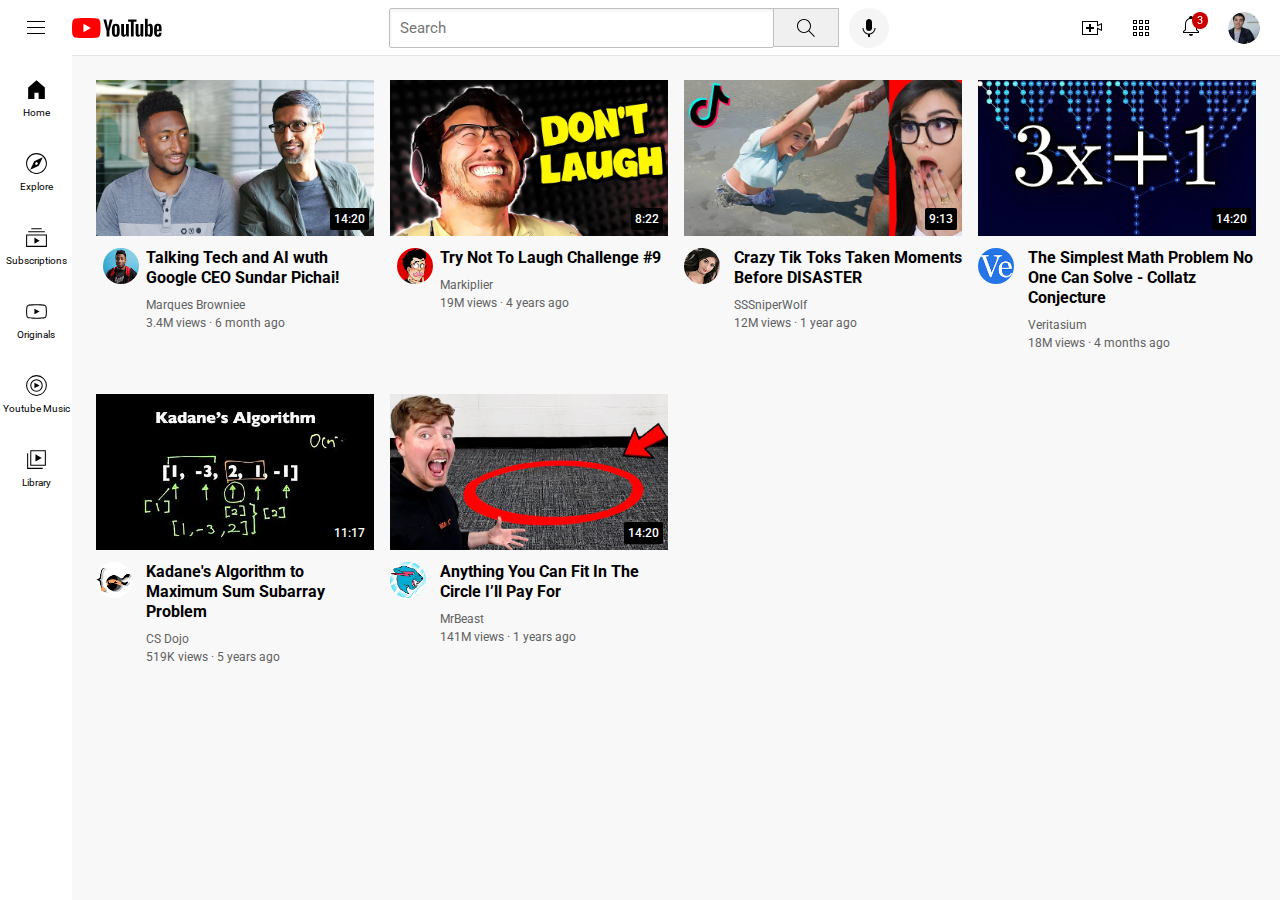
<file: index.html>
<!DOCTYPE html>
<html lang="en">
<head>
    <meta charset="UTF-8">
    <meta name="viewport" content="width=device-width, initial-scale=1.0">
    <link rel="stylesheet" href="stylesy/youtube.css">
    <link rel="stylesheet" href="stylesy/header.css">
    <link rel="stylesheet" href="stylesy/general.css">
    <link rel="stylesheet" href="stylesy/sidebar.css">

    <link rel="preconnect" href="https://fonts.googleapis.com">
    <link rel="preconnect" href="https://fonts.gstatic.com" crossorigin>
    <link href="https://fonts.googleapis.com/css2?family=Roboto:ital,wght@0,100;0,300;0,400;0,500;0,700;0,900;1,100;1,300;1,400;1,500;1,700;1,900&display=swap" rel="stylesheet">

    <title>YouTube</title>
</head>
<body>

    <header class="header">
        <div class="left-section">
           <img class="hamburger-menu" src="icons/hamburger-menu.svg">
           <img class="youtube-logo" src="icons/youtube-logo.svg"> 
        </div>
        <div class="middle-section">
            <input class="search-bar" 
            type="text" placeholder="Search">

            <button class="search-button">
                <img class="search-icon" src="icons/search.svg">
                <div class="tooltip">Search</div>
            </button>
            <button class="voice-button">
                <img class="voice-icon" src="icons/voice-search-icon.svg">
                <div class="tooltip">Search with your voice</div>
            </button>
        </div>
        <div class="right-section">
            <div class="upload-icons-container">
                <img class="upload-icon" src="icons/upload.svg">
                <div class="tooltip">Create</div>
            </div>
            <div class="youtube-icons-container">
                <img class="youtube-apps-icon" 
                src="icons/youtube-apps.svg">
                <div class="tooltip">YouTube apps</div>
            </div>

            <!-- Put position absolute inside position relative -->
            <div class="notification-apps-container">
                <div class="notification-container">
                    <img class="notification-icon" src="icons/notifications.svg">
                <div class="notification-count">3</div>
                </div>
                <div class="tooltip">Notifications</div>
            </div>      
            <img class="my-channel-icon" src="profiles/my-channel.jpeg">
        </div>
     
    </header>


    <nav class="sidebar">
        <div class="sidebar-link">
            <img src="icons/home.svg">
            <div>Home</div>
        </div>
        <div class="sidebar-link">
            <img src="icons/explore.svg">
            <div>Explore</div>
        </div>
        <div class="sidebar-link">
            <img src="icons/subscriptions.svg">
            <div>Subscriptions</div>
        </div>
        <div class="sidebar-link">
            <img src="icons/originals.svg">
            <div>Originals</div>
        </div>
        <div class="sidebar-link">
            <img src="icons/youtube-music.svg">
            <div>Youtube Music</div>
        </div>
        <div class="sidebar-link">
            <img src="icons/library.svg">
            <div>Library</div>
        </div>
    </nav>

    <main>
        <section class="video-grid">   
            <div class="video-preview">
                <div class="thumbnail-row">
                    <a href="https://www.youtube.com/watch?v=n2RNcPRtAiY">
                        <img class="thumbnail" src="thumbnails/thumbnail-1.webp"> 
                    <div class="video-time">14:20</div>
                    </a>
                </div>
    
                <div class="video-info-grid">
                    <div class="channel-picture">
                        <div class="channel-tooltip">
                            <a href="https://www.youtube.com/c/mkbhd">
                                <img class="profile-picture" src="profiles/channel-1.jpeg"> 
                            </a>
                            <div class="tooltip">Marques Browniee</div>
                        </div>      
                    </div>
                    <div class="video-info">
                        
                        <p class="video-title">
                            <a class="video-link" href="https://www.youtube.com/watch?v=n2RNcPRtAiY"> Talking Tech and AI wuth Google CEO Sundar Pichai!</a>
                           
                        </p>
                        <p class="video-author">
                            <a class="author-link" href="https://www.youtube.com/c/mkbhd">
                                Marques Browniee
                            </a>
                        </p>
                        <p class="video-stats">
                            3.4M views &#183; 6 month ago
                        </p>
                    </div>
                    
                </div>
    
            </div>
    
            <div class="video-preview">
    
                <div class="thumbnail-row">
                    <a href="https://www.youtube.com/watch?v=mP0RAo9SKZk">
                        <img class="thumbnail" src="thumbnails/thumbnail-2.webp"> 
                    <div class="video-time">8:22</div>
                    </a>
                </div>
    
                <div class="video-info-grid">
                    <div class="channel-picture">
                        <div class="channel-tooltip">
                            <a href="https://www.youtube.com/c/markiplier">
                                <img class="profile-picture" src="profiles/channel-2.jpeg"> 
                            </a>
                             <div class="tooltip">Markiplier</div>
                        </div> 
                    </div>
                    <div class="video-info">
                        
                        <p class="video-title">
                            <a class="video-link" href="https://www.youtube.com/watch?v=mP0RAo9SKZk"> 
                                Try Not To Laugh Challenge &#x23;9</a>
                           
                        </p>
                        <p class="video-author">
                            <a class="author-link" href="https://www.youtube.com/c/markiplier">
                                Markiplier
                            </a>
                        </p>
                        <p class="video-stats">
                            19M views &#183; 4 years ago
                        </p>
                    </div>
                    
                </div>
    
            </div>
    
    
            <div class="video-preview">
    
                <div class="thumbnail-row">
                    <a href="https://www.youtube.com/watch?v=FgjPQQeTh1w">
                        <img class="thumbnail" src="thumbnails/thumbnail-3.webp"> 
                    <div class="video-time">9:13</div>
                    </a>
                </div>
    
                <div class="video-info-grid">
                    <div class="channel-picture">
                        <a href="https://www.youtube.com/@SSSniperWolf">
                            <img class="profile-picture" src="profiles/channel-3.jpeg"> 
                        </a>
                        
                    </div>
                    <div class="video-info">
                        
                        <p class="video-title">
                            <a class="video-link" href="https://www.youtube.com/watch?v=FgjPQQeTh1w"> 
                                Crazy Tik Toks Taken Moments Before DISASTER
                            </a> 
                        </p>
                        <p class="video-author">
                            <a class="author-link" href="https://www.youtube.com/@SSSniperWolf">
                                SSSniperWolf
                            </a>
                        </p>
                        <p class="video-stats">
                            12M views &#183; 1 year ago
                        </p>
                    </div>
                    
                </div>
    
            </div>
    
    
            <div class="video-preview">
    
                <div class="thumbnail-row">
                    <a href="https://www.youtube.com/watch?v=094y1Z2wpJg">
                        <img class="thumbnail" src="thumbnails/thumbnail-4.webp"> 
                    <div class="video-time">14:20</div>
                    </a>
                </div>
    
                <div class="video-info-grid">
                    <div class="channel-picture">
                        <a href="https://www.youtube.com/@veritasium">
                            <img class="profile-picture" src="profiles/channel-4.jpeg"> 
                        </a>
                        
                    </div>
                    <div class="video-info">
                        
                        <p class="video-title">
                            <a class="video-link" href="https://www.youtube.com/watch?v=094y1Z2wpJg"> 
                                The Simplest Math Problem No One Can Solve - Collatz Conjecture
                            </a>                       
                        </p>
                        <p class="video-author">
                            <a class="author-link" href="https://www.youtube.com/@veritasium">
                                Veritasium
                            </a>
                        </p>
                        <p class="video-stats">
                            18M views &#183; 4 months ago
                        </p>
                    </div>
                    
                </div>
    
            </div>
    
            <div class="video-preview">
    
                <div class="thumbnail-row">
                    <a href="https://www.youtube.com/watch?v=86CQq3pKSUw">
                        <img class="thumbnail" src="thumbnails/thumbnail-5.webp"> 
                    <div class="video-time">11:17</div>
                    </a>
                </div>
    
                <div class="video-info-grid">
                    <div class="channel-picture">
                        <a href="https://www.youtube.com/@CSDojo">
                            <img class="profile-picture" src="profiles/channel-5.jpeg"> 
                        </a>
                        
                    </div>
                    <div class="video-info">
                        
                        <p class="video-title">
                            <a class="video-link" href="https://www.youtube.com/watch?v=86CQq3pKSUw"> 
                                Kadane's Algorithm to Maximum Sum Subarray Problem
                            </a>                       
                        </p>
                        <p class="video-author">
                            <a class="author-link" href="https://www.youtube.com/@CSDojo">
                                CS Dojo
                            </a>
                        </p>
                        <p class="video-stats">
                            519K views &#183; 5 years ago
                        </p>
                    </div>
                    
                </div>
    
            </div>
    
            <div class="video-preview">
    
                <div class="thumbnail-row">
                    <a href="https://www.youtube.com/watch?v=yXWw0_UfSFg">
                        <img class="thumbnail" src="thumbnails/thumbnail-6.webp"> 
                    <div class="video-time">14:20</div>
                    </a>
                </div>
    
                <div class="video-info-grid">
                    <div class="channel-picture">
                        <a href="https://www.youtube.com/@MrBeast">
                            <img class="profile-picture" src="profiles/channel-6.jpeg"> 
                        </a>
                        
                    </div>  
                    <div class="video-info">
                        
                        <p class="video-title">
                            <a class="video-link" href="https://www.youtube.com/watch?v=yXWw0_UfSFg"> 
                                Anything You Can Fit In The Circle I’ll Pay For
                            </a>                       
                        </p>
                        <p class="video-author">
                            <a class="author-link" href="https://www.youtube.com/@MrBeast">
                                MrBeast
                            </a>
                        </p>
                        <p class="video-stats">
                            141M views &#183; 1 years ago
                        </p>
                    </div>
                </div>
            </div>
        </section>
    </main>
    
</body>
</html>
</file>
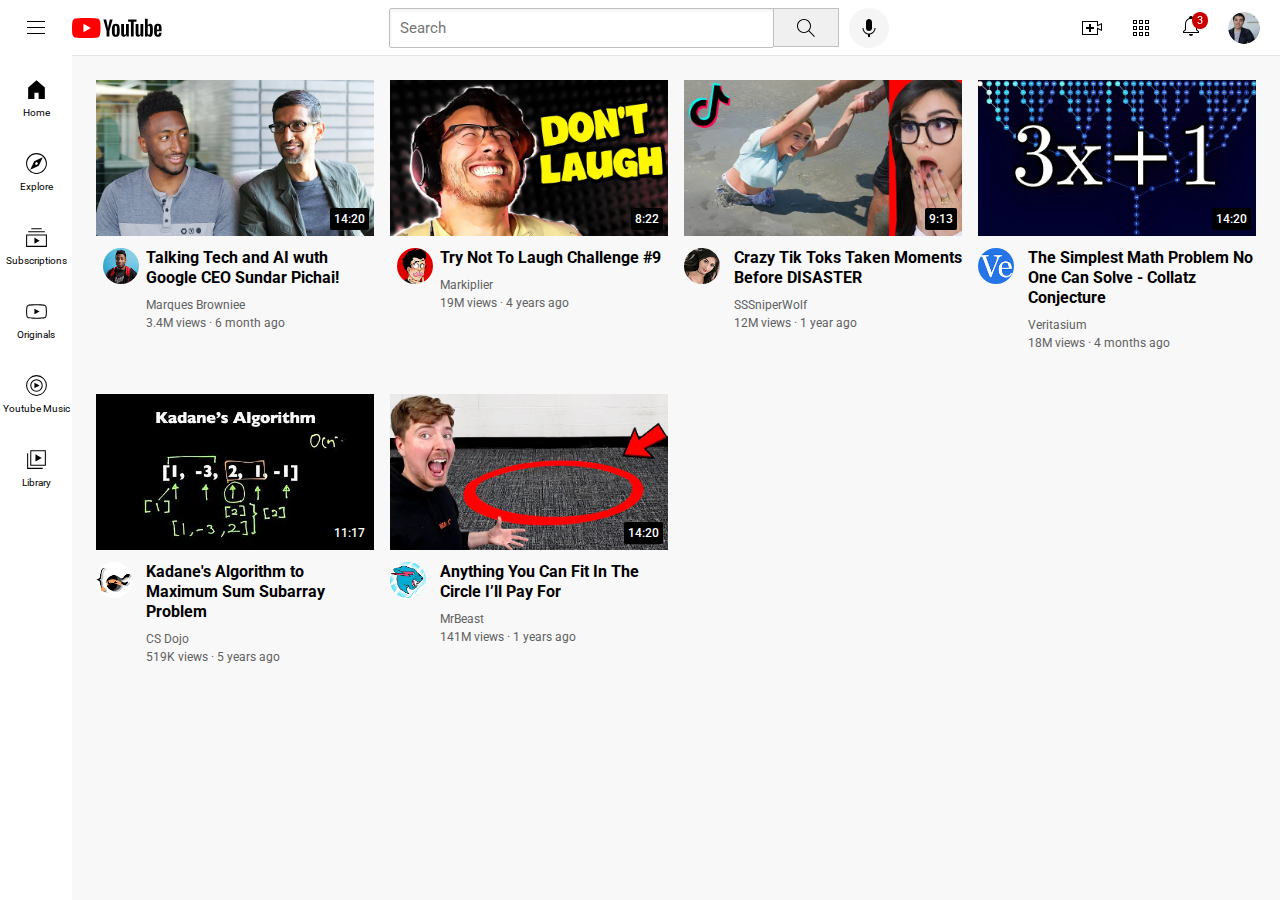
<file: youtube.html>
<!DOCTYPE html>
<html lang="en">
<head>
    <meta charset="UTF-8">
    <meta name="viewport" content="width=device-width, initial-scale=1.0">
    <link rel="stylesheet" href="stylesy/youtube.css">
    <link rel="stylesheet" href="stylesy/header.css">
    <link rel="stylesheet" href="stylesy/general.css">
    <link rel="stylesheet" href="stylesy/sidebar.css">

    <link rel="preconnect" href="https://fonts.googleapis.com">
    <link rel="preconnect" href="https://fonts.gstatic.com" crossorigin>
    <link href="https://fonts.googleapis.com/css2?family=Roboto:ital,wght@0,100;0,300;0,400;0,500;0,700;0,900;1,100;1,300;1,400;1,500;1,700;1,900&display=swap" rel="stylesheet">

    <title>YouTube</title>
</head>
<body>

    <header class="header">
        <div class="left-section">
           <img class="hamburger-menu" src="icons/hamburger-menu.svg">
           <img class="youtube-logo" src="icons/youtube-logo.svg"> 
        </div>
        <div class="middle-section">
            <input class="search-bar" 
            type="text" placeholder="Search">

            <button class="search-button">
                <img class="search-icon" src="icons/search.svg">
                <div class="tooltip">Search</div>
            </button>
            <button class="voice-button">
                <img class="voice-icon" src="icons/voice-search-icon.svg">
                <div class="tooltip">Search with your voice</div>
            </button>
        </div>
        <div class="right-section">
            <div class="upload-icons-container">
                <img class="upload-icon" src="icons/upload.svg">
                <div class="tooltip">Create</div>
            </div>
            <div class="youtube-icons-container">
                <img class="youtube-apps-icon" 
                src="icons/youtube-apps.svg">
                <div class="tooltip">YouTube apps</div>
            </div>

            <!-- Put position absolute inside position relative -->
            <div class="notification-apps-container">
                <div class="notification-container">
                    <img class="notification-icon" src="icons/notifications.svg">
                <div class="notification-count">3</div>
                </div>
                <div class="tooltip">Notifications</div>
            </div>      
            <img class="my-channel-icon" src="profiles/my-channel.jpeg">
        </div>
     
    </header>


    <nav class="sidebar">
        <div class="sidebar-link">
            <img src="icons/home.svg">
            <div>Home</div>
        </div>
        <div class="sidebar-link">
            <img src="icons/explore.svg">
            <div>Explore</div>
        </div>
        <div class="sidebar-link">
            <img src="icons/subscriptions.svg">
            <div>Subscriptions</div>
        </div>
        <div class="sidebar-link">
            <img src="icons/originals.svg">
            <div>Originals</div>
        </div>
        <div class="sidebar-link">
            <img src="icons/youtube-music.svg">
            <div>Youtube Music</div>
        </div>
        <div class="sidebar-link">
            <img src="icons/library.svg">
            <div>Library</div>
        </div>
    </nav>

    <main>
        <section class="video-grid">   
            <div class="video-preview">
                <div class="thumbnail-row">
                    <a href="https://www.youtube.com/watch?v=n2RNcPRtAiY">
                        <img class="thumbnail" src="thumbnails/thumbnail-1.webp"> 
                    <div class="video-time">14:20</div>
                    </a>
                </div>
    
                <div class="video-info-grid">
                    <div class="channel-picture">
                        <div class="channel-tooltip">
                            <a href="https://www.youtube.com/c/mkbhd">
                                <img class="profile-picture" src="profiles/channel-1.jpeg"> 
                            </a>
                            <div class="tooltip">Marques Browniee</div>
                        </div>      
                    </div>
                    <div class="video-info">
                        
                        <p class="video-title">
                            <a class="video-link" href="https://www.youtube.com/watch?v=n2RNcPRtAiY"> Talking Tech and AI wuth Google CEO Sundar Pichai!</a>
                           
                        </p>
                        <p class="video-author">
                            <a class="author-link" href="https://www.youtube.com/c/mkbhd">
                                Marques Browniee
                            </a>
                        </p>
                        <p class="video-stats">
                            3.4M views &#183; 6 month ago
                        </p>
                    </div>
                    
                </div>
    
            </div>
    
            <div class="video-preview">
    
                <div class="thumbnail-row">
                    <a href="https://www.youtube.com/watch?v=mP0RAo9SKZk">
                        <img class="thumbnail" src="thumbnails/thumbnail-2.webp"> 
                    <div class="video-time">8:22</div>
                    </a>
                </div>
    
                <div class="video-info-grid">
                    <div class="channel-picture">
                        <div class="channel-tooltip">
                            <a href="https://www.youtube.com/c/markiplier">
                                <img class="profile-picture" src="profiles/channel-2.jpeg"> 
                            </a>
                             <div class="tooltip">Markiplier</div>
                        </div> 
                    </div>
                    <div class="video-info">
                        
                        <p class="video-title">
                            <a class="video-link" href="https://www.youtube.com/watch?v=mP0RAo9SKZk"> 
                                Try Not To Laugh Challenge &#x23;9</a>
                           
                        </p>
                        <p class="video-author">
                            <a class="author-link" href="https://www.youtube.com/c/markiplier">
                                Markiplier
                            </a>
                        </p>
                        <p class="video-stats">
                            19M views &#183; 4 years ago
                        </p>
                    </div>
                    
                </div>
    
            </div>
    
    
            <div class="video-preview">
    
                <div class="thumbnail-row">
                    <a href="https://www.youtube.com/watch?v=FgjPQQeTh1w">
                        <img class="thumbnail" src="thumbnails/thumbnail-3.webp"> 
                    <div class="video-time">9:13</div>
                    </a>
                </div>
    
                <div class="video-info-grid">
                    <div class="channel-picture">
                        <a href="https://www.youtube.com/@SSSniperWolf">
                            <img class="profile-picture" src="profiles/channel-3.jpeg"> 
                        </a>
                        
                    </div>
                    <div class="video-info">
                        
                        <p class="video-title">
                            <a class="video-link" href="https://www.youtube.com/watch?v=FgjPQQeTh1w"> 
                                Crazy Tik Toks Taken Moments Before DISASTER
                            </a> 
                        </p>
                        <p class="video-author">
                            <a class="author-link" href="https://www.youtube.com/@SSSniperWolf">
                                SSSniperWolf
                            </a>
                        </p>
                        <p class="video-stats">
                            12M views &#183; 1 year ago
                        </p>
                    </div>
                    
                </div>
    
            </div>
    
    
            <div class="video-preview">
    
                <div class="thumbnail-row">
                    <a href="https://www.youtube.com/watch?v=094y1Z2wpJg">
                        <img class="thumbnail" src="thumbnails/thumbnail-4.webp"> 
                    <div class="video-time">14:20</div>
                    </a>
                </div>
    
                <div class="video-info-grid">
                    <div class="channel-picture">
                        <a href="https://www.youtube.com/@veritasium">
                            <img class="profile-picture" src="profiles/channel-4.jpeg"> 
                        </a>
                        
                    </div>
                    <div class="video-info">
                        
                        <p class="video-title">
                            <a class="video-link" href="https://www.youtube.com/watch?v=094y1Z2wpJg"> 
                                The Simplest Math Problem No One Can Solve - Collatz Conjecture
                            </a>                       
                        </p>
                        <p class="video-author">
                            <a class="author-link" href="https://www.youtube.com/@veritasium">
                                Veritasium
                            </a>
                        </p>
                        <p class="video-stats">
                            18M views &#183; 4 months ago
                        </p>
                    </div>
                    
                </div>
    
            </div>
    
            <div class="video-preview">
    
                <div class="thumbnail-row">
                    <a href="https://www.youtube.com/watch?v=86CQq3pKSUw">
                        <img class="thumbnail" src="thumbnails/thumbnail-5.webp"> 
                    <div class="video-time">11:17</div>
                    </a>
                </div>
    
                <div class="video-info-grid">
                    <div class="channel-picture">
                        <a href="https://www.youtube.com/@CSDojo">
                            <img class="profile-picture" src="profiles/channel-5.jpeg"> 
                        </a>
                        
                    </div>
                    <div class="video-info">
                        
                        <p class="video-title">
                            <a class="video-link" href="https://www.youtube.com/watch?v=86CQq3pKSUw"> 
                                Kadane's Algorithm to Maximum Sum Subarray Problem
                            </a>                       
                        </p>
                        <p class="video-author">
                            <a class="author-link" href="https://www.youtube.com/@CSDojo">
                                CS Dojo
                            </a>
                        </p>
                        <p class="video-stats">
                            519K views &#183; 5 years ago
                        </p>
                    </div>
                    
                </div>
    
            </div>
    
            <div class="video-preview">
    
                <div class="thumbnail-row">
                    <a href="https://www.youtube.com/watch?v=yXWw0_UfSFg">
                        <img class="thumbnail" src="thumbnails/thumbnail-6.webp"> 
                    <div class="video-time">14:20</div>
                    </a>
                </div>
    
                <div class="video-info-grid">
                    <div class="channel-picture">
                        <a href="https://www.youtube.com/@MrBeast">
                            <img class="profile-picture" src="profiles/channel-6.jpeg"> 
                        </a>
                        
                    </div>  
                    <div class="video-info">
                        
                        <p class="video-title">
                            <a class="video-link" href="https://www.youtube.com/watch?v=yXWw0_UfSFg"> 
                                Anything You Can Fit In The Circle I’ll Pay For
                            </a>                       
                        </p>
                        <p class="video-author">
                            <a class="author-link" href="https://www.youtube.com/@MrBeast">
                                MrBeast
                            </a>
                        </p>
                        <p class="video-stats">
                            141M views &#183; 1 years ago
                        </p>
                    </div>
                </div>
            </div>
        </section>
    </main>
    
</body>
</html>
</file>
<file: stylesy/youtube.css>
.video-grid {
    display: grid;
    grid-template-columns: 1fr 1fr 1fr;
    column-gap: 16px;
    row-gap: 40px; 
}

@media (max-width: 600px) {
    .video-grid {
        grid-template-columns: 1fr;
    }
}

@media (min-width: 601px) and (max-width: 850px) {
    .video-grid {
        grid-template-columns: 1fr 1fr;
    }
}

@media (min-width: 851px) and (max-width:1199px) {
    .video-grid {
        grid-template-columns: 1fr 1fr 1fr;
    }
}

@media (min-width: 1200px) {
    .video-grid {
        grid-template-columns: 1fr 1fr 1fr 1fr;
        
    }
}


.thumbnail{
    width: 100%;
    /* height: 200px;
    object-fit: cover;
    object-position: left;
    border-radius: 100px; */
}

.video-title{
    margin-top: 0px;
    font-size: 14px;
    font-weight: bold;
    line-height: 20px;
    margin-bottom: 10px;
    text-decoration-line: none;
    text-decoration-style: solid;
    text-decoration-color: black;
}


.video-link {
    color: black;
    margin-top: 0px;
    font-size: 14px;
    font-weight: bold;
    line-height: 20px;
    margin-bottom: 10px;
    text-decoration-line: none;
    text-decoration-style: solid;
    text-decoration-color: black;
    -webkit-tap-highlight-color: rgb(0, 0, 0);
}

@media (min-width: 851px) and (max-width:1199px) { 

    .video-link {
        font-size: 15px;
    }

}

@media (min-width: 1200px) {
    .video-link {
        font-size: 16px;
    }
}

.video-info-grid {
    display: grid;
    grid-template-columns: 50px 1fr;
}


.channel-tooltip {
    position: relative;
    border-width: 1px;
    display: flex;
    justify-content: center;
    align-items: center;
    cursor: pointer;
}

.channel-tooltip .tooltip {
    position: absolute;
    font-family: Roboto, Arial;
    background-color: rgb(244, 244, 244);
    color: rgb(68, 68, 68);
    border: solid;
    border-width: 1px;
    border-color: rgb(192, 192, 192);
    padding-top: 3px;
    padding-bottom: 3px;
    padding-left: 5px;
    padding-right: 5px;
    border-radius: 2px;
    font-size: 10px;
    right: -50px;
    bottom: -12px;
    white-space: nowrap;
    opacity: 0;
    transition: opacity 0.15s;
    pointer-events: none;
}


.channel-tooltip:hover .tooltip {
    opacity: 1;
}

.profile-picture{
    width: 36px;
    border-radius: 50px;
}

.thumbnail-row {
    margin-bottom: 8px;
    position: relative;
}


.video-time {
    font-family: Roboto, Arial;
    font-size: 12px;
    font-weight: 500;
    padding: 4px;
    border-radius: 2px;
    background-color: black;
    color: white;
    position: absolute;
    bottom: 10px;
    right: 5px;
}

.video-author,
.video-stats {
    font-size: 12px;
    color: rgb(96, 96, 96);
    margin-bottom: 4px;
}

.author-link {
    font-size: 12px;
    color: rgb(96, 96, 96);
    text-decoration-line: none;
    text-decoration-style: solid;
}
</file>
<file: stylesy/header.css>
.header {
    display: flex;
    height: 55px;
    flex-direction: row;
    justify-content: space-between;
    position: fixed;
    top: 0;
    left: 0;
    right: 0;
    z-index: 100;
    background-color: white;
    border-bottom-width: 1px;
    border-bottom-style: solid;
    border-bottom-color: rgb(228, 228, 228);
}

.left-section {
    display: flex;
    align-items: center;
}

.hamburger-menu {
    height: 24px;
    margin-left: 24px;
    margin-right: 24px;
}

.youtube-logo {
    height: 20px;
}

.middle-section {
    flex: 1;
    margin-left: 70px; 
    margin-right: 35px;
    max-width: 500px;
    display: flex;
    align-items: center;
}

.search-bar {
    flex: 1;
    height: 36px;
    padding-left: 10px;
    font-size: 16px;
    border: 1px solid rgb(192, 192, 192);
    border-radius: 2px;
    box-shadow: inset 1px 2px 3px rgba(0, 0, 0, 0.05);
    width: 0;
}

.search-bar::placeholder {
    font-family: Roboto, Arial;
    font-size: 15px;

}

.search-button {
    height: 39px;
    width: 66px;
    background-color: rgb(240, 240, 240);
    border-width: 1px;
    border-style: solid;
    border-color: rgb(192, 192, 192);
    margin-left: -1px;
    margin-right: 10px;
}

.search-button,
.voice-button,
.upload-icons-container,
.youtube-icons-container,
.notification-apps-container {
    position: relative;
    display: flex;
    justify-content: center;
    align-items: center;
    cursor: pointer;
    transition: background-color 0.15s;
}

.search-button:hover,
.voice-button:hover,
.upload-icons-container:hover,
.youtube-icons-container:hover,
.notification-apps-container:hover {
    background-color: lightgray;
}

.search-button .tooltip,
.voice-button .tooltip,
.upload-icons-container .tooltip,
.youtube-icons-container .tooltip,
.notification-apps-container .tooltip {
    position: absolute;
    font-family: Roboto, Arial;
    background-color: gray;
    color: white;
    padding-top: 4px;
    padding-bottom: 4px;
    padding-left: 8px;
    padding-right: 8px;
    border-radius: 2px;
    font-size: 12px;
    bottom: -30px;
    opacity: 0;
    transition: opacity 0.15s;
    pointer-events: none;
    white-space: nowrap;
}

.search-button:hover .tooltip, 
.voice-button:hover .tooltip, 
.upload-icons-container:hover .tooltip, 
.youtube-icons-container:hover .tooltip,
.notification-apps-container:hover .tooltip {
    opacity: 1;
}


.search-icon {
    height: 24px;
    
}

.voice-button {
    height: 40px;
    width: 40px;
    border-radius: 20px;
    border: none;
    background-color: rgb(245, 245, 245);
}

.voice-icon {
    height: 24px;

}


.right-section {
    width: 180px;
    margin-right: 20px;
    display: flex;
    align-items: center;
    justify-content: space-between;
    flex-shrink: 0;
}

.upload-icon {
    height: 24px;
}

.youtube-apps-icon {
    height: 24px;
}


.notification-container {
    position: relative;
}

.notification-count {
    position: absolute;
    top: -2px;
    right: -5px;
    background-color: rgb(200, 0, 0);
    color: white;
    font-family: Roboto, Arial;
    font-size: 11px;
    padding-left: 5px;
    padding-right: 5px;
    padding-top: 2px;
    padding-bottom: 2px;
    border-radius: 10px;
}

.notification-icon {
    height: 24px;
}

.my-channel-icon {
    height: 32px;
    border-radius: 16px;
}
</file>
<file: stylesy/general.css>
p{
    font-family: Roboto, Arial;
    margin-top: 0;
    margin-bottom: 0;
}

body {
    /* This style below will be inherited */
    font-family: Roboto, Arial;
    margin: 0;
    padding-top: 80px;
    padding-left: 96px;
    padding-right: 24px;
    background-color: rgb(248, 248, 248);
}
</file>
<file: stylesy/sidebar.css>
.sidebar {
    position: fixed;
    left: 0;
    bottom: 0;
    top: 55px;
    width: 72px;
    background-color: white;
    z-index: 200;
    padding-top: 5px;
}

.sidebar-link {
    height: 74px;
    display: flex;
    justify-content: center;
    align-items: center;
    flex-direction: column;
    cursor: pointer;
}

.sidebar-link:hover {
    background-color: rgb(236, 236, 236);
}

.sidebar-link img {
    height: 25px;
    margin-bottom: 5px;
}

.sidebar-link div {
    font-family: Roboto, Arial;
    font-size: 10px;

}
</file>
